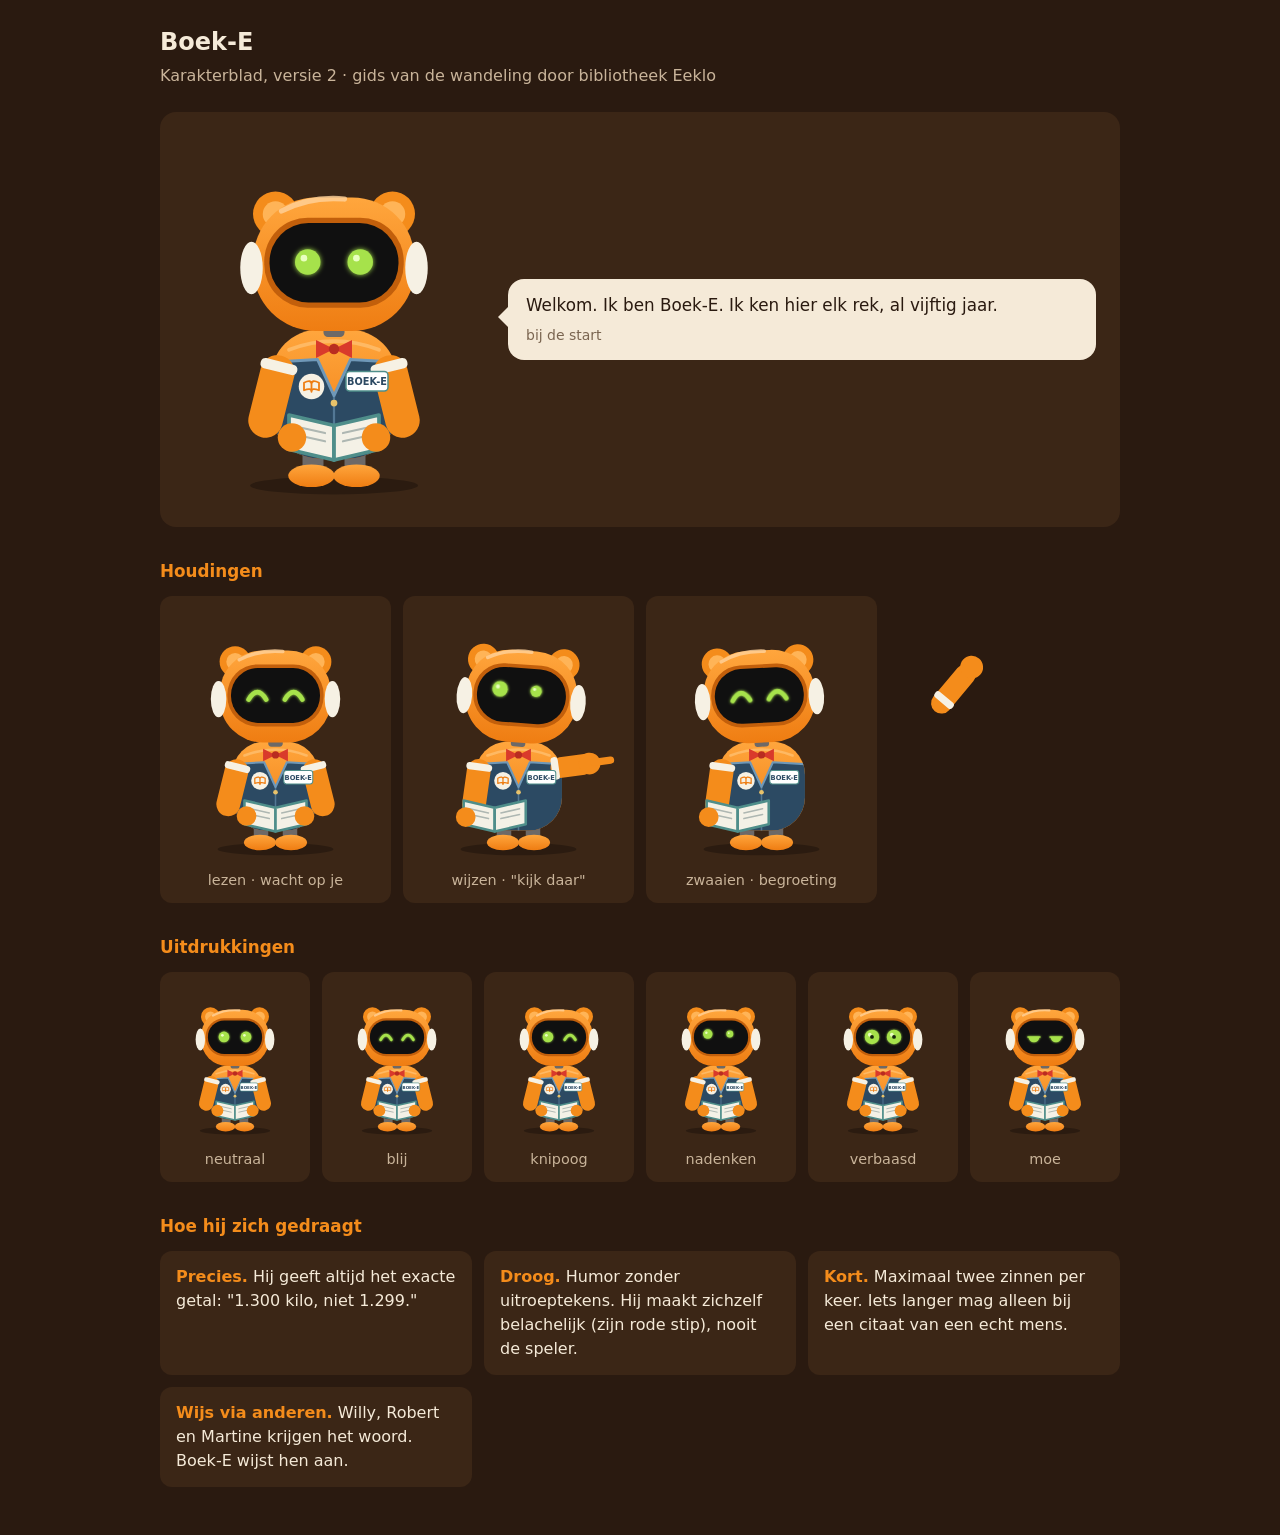
<file: game/lagen/50-jaar/boek-e/karakterblad.html>
<!doctype html>
<html lang="nl">
<head>
<meta charset="utf-8">
<meta name="viewport" content="width=device-width, initial-scale=1">
<title>Boek-E · karakterblad</title>
<style>
/* Animaties van Boek-E. Werkt samen met boek-e.js */
.boek-e { width: 100%; height: auto; overflow: visible; }

.boek-e .be-romp,
.boek-e .be-hoofd { animation: be-zweven 3.2s ease-in-out infinite; transform-box: fill-box; transform-origin: center bottom; }
.boek-e .be-hoofd { animation-delay: -.25s; }
.boek-e .be-ogen  { animation: be-knipperen 5s infinite; transform-box: fill-box; transform-origin: center; }

@keyframes be-zweven   { 0%,100% { transform: translateY(0); } 50% { transform: translateY(-5px); } }
@keyframes be-knipperen { 0%,93%,100% { transform: scaleY(1); } 96% { transform: scaleY(.08); } }

/* stappen: lichaam wipt, benen wisselen */
.boek-e--lopen .be-romp,
.boek-e--lopen .be-hoofd { animation: be-stap 0.7s ease-in-out infinite; }
.boek-e--lopen .be-been  { transform-box: fill-box; transform-origin: center top; animation: be-been 0.7s ease-in-out infinite; }
.boek-e--lopen .be-been-r { animation-delay: -.35s; }

@keyframes be-stap { 0%,100% { transform: translateY(0) rotate(-1.5deg); } 50% { transform: translateY(-7px) rotate(1.5deg); } }
@keyframes be-been { 0%,100% { transform: rotate(14deg); } 50% { transform: rotate(-14deg); } }

@media (prefers-reduced-motion: reduce) {
  .boek-e * { animation: none !important; }
}

/* zwaaien: de opgeheven arm draait heen en weer rond de schouder */
.boek-e--zwaaien .be-zwaaiarm { transform-box: view-box; transform-origin: 286px 300px; animation: be-zwaai 0.9s ease-in-out infinite alternate; }
@keyframes be-zwaai { from { transform: rotate(28deg); } to { transform: rotate(52deg); } }

/* knikken: kop zakt drie keer even naar voren en komt terug */
.boek-e--knikken .be-knik { transform-box: fill-box; transform-origin: center bottom; animation: be-knik 0.6s ease-in-out 3; }
@keyframes be-knik { 0%,100% { transform: translateY(0) rotate(0); } 40% { transform: translateY(13px) rotate(3deg); } 70% { transform: translateY(2px) rotate(0); } }
</style>
<style>
  :root { --bg:#2a1a10; --kaart:#3b2616; --tekst:#f5ead8; --zacht:#c9b49a; --oranje:#f48c1b; }
  * { box-sizing: border-box; }
  body { margin:0; background:var(--bg); color:var(--tekst); font:16px/1.5 system-ui, "Segoe UI", sans-serif; padding:24px 16px 48px; }
  main { max-width:960px; margin:0 auto; }
  h1 { font-size:1.5rem; margin:0 0 4px; }
  .sub { color:var(--zacht); margin:0 0 24px; }
  .held { display:grid; grid-template-columns: minmax(180px,300px) 1fr; gap:24px; align-items:center; background:var(--kaart); border-radius:16px; padding:24px; }
  .bubbel { position:relative; background:#f5ead8; color:#2a1a10; border-radius:16px; padding:14px 18px; font-size:1.05rem; }
  .bubbel::before { content:""; position:absolute; left:-10px; top:28px; border:10px solid transparent; border-right-color:#f5ead8; border-left:0; }
  .bubbel small { display:block; color:#7a6550; margin-top:6px; }
  h2 { font-size:1.05rem; margin:32px 0 12px; color:var(--oranje); }
  .raster { display:grid; grid-template-columns: repeat(auto-fill, minmax(150px,1fr)); gap:12px; }
  .raster.groot { grid-template-columns: repeat(auto-fill, minmax(220px,1fr)); }
  .vak { background:var(--kaart); border-radius:12px; padding:12px; text-align:center; }
  .vak span { display:block; margin-top:6px; font-size:.9rem; color:var(--zacht); }
  .regels { display:grid; grid-template-columns: repeat(auto-fit, minmax(240px,1fr)); gap:12px; }
  .regels div { background:var(--kaart); border-radius:12px; padding:14px 16px; }
  .regels b { color:var(--oranje); }
  @media (max-width:560px){ .held { grid-template-columns:1fr; } .bubbel::before{ left:50%; top:-10px; margin-left:-10px; border:10px solid transparent; border-bottom-color:#f5ead8; border-top:0; } }
</style>
</head>
<body>
<main>
  <h1>Boek-E</h1>
  <p class="sub">Karakterblad, versie 2 · gids van de wandeling door bibliotheek Eeklo</p>

  <section class="held">
    <div id="held"></div>
    <div class="bubbel" id="bubbel">
      <span id="zin"></span>
      <small id="bron"></small>
    </div>
  </section>

  <h2>Houdingen</h2>
  <section class="raster groot" id="houdingen"></section>

  <h2>Uitdrukkingen</h2>
  <section class="raster" id="raster"></section>

  <h2>Hoe hij zich gedraagt</h2>
  <section class="regels">
    <div><b>Precies.</b> Hij geeft altijd het exacte getal: "1.300 kilo, niet 1.299."</div>
    <div><b>Droog.</b> Humor zonder uitroeptekens. Hij maakt zichzelf belachelijk (zijn rode stip), nooit de speler.</div>
    <div><b>Kort.</b> Maximaal twee zinnen per keer. Iets langer mag alleen bij een citaat van een echt mens.</div>
    <div><b>Wijs via anderen.</b> Willy, Robert en Martine krijgen het woord. Boek-E wijst hen aan.</div>
  </section>
</main>

<script>
/* Boek-E: de gids van het spel, als vector getekend naar het ontwerp in Spel/Boek-E.jpg.
   Gebruik:  BoekE.svg('blij', { pose: 'zwaaien' })  geeft een SVG-tekst terug (transparante achtergrond).
   Uitdrukkingen: BoekE.uitdrukkingen  (neutraal, blij, knipoog, nadenken, verbaasd, moe)
   Houdingen:     BoekE.houdingen      (lezen, wijzen, zwaaien)
   Opties:        { lopen: true }  laat hem stappen (alleen bij 'lezen').
                  { pose: 'wijzen' | 'zwaaien' | 'lezen' }
                  { badge: false }  verbergt het naamkaartje.
                  { knik: true }    laat hem drie keer knikken (bij een goed antwoord).
   CSS staat in boek-e.css. */
const BoekE = (() => {
  let teller = 0;
  const GROEN = '#a6e24b', LICHT = '#e9ffc0', ORANJE = '#f48c1b', WIT = '#f6f1e4', TEAL = '#4f8e8a';
  const VEST = '#2c4a63', VEST_RAND = '#6f98b8';   // donker vest, zodat de romp niet één oranje vlek is

  const oog = (x, y, r = 17) =>
    `<circle cx="${x}" cy="${y}" r="${r}" fill="${GROEN}"/>` +
    `<circle cx="${x - r * 0.3}" cy="${y - r * 0.3}" r="${r * 0.26}" fill="${LICHT}"/>`;

  const boog = (x, y) =>
    `<path d="M${x - 17} ${y + 9} Q${x} ${y - 20} ${x + 17} ${y + 9}" fill="none" stroke="${GROEN}" stroke-width="9" stroke-linecap="round"/>`;

  const halfDicht = (x, y) =>
    `<path d="M${x - 17} ${y} A17 17 0 0 0 ${x + 17} ${y} Z" fill="${GROEN}"/>` +
    `<path d="M${x - 19} ${y} H${x + 19}" stroke="${GROEN}" stroke-width="5" stroke-linecap="round"/>`;

  const L = [165, 168], R = [235, 168];

  const uitdrukkingen = {
    neutraal:  oog(...L) + oog(...R),
    blij:      boog(...L) + boog(...R),
    knipoog:   oog(...L) + boog(...R),
    nadenken:  `<g transform="translate(-7 -9)">${oog(...L, 15)}${oog(R[0], R[1], 11)}</g>`,
    verbaasd:  oog(...L, 23) + oog(...R, 23) +
               `<circle cx="${L[0]}" cy="${L[1]}" r="6" fill="#16240a"/><circle cx="${R[0]}" cy="${R[1]}" r="6" fill="#16240a"/>`,
    moe:       halfDicht(...L) + halfDicht(...R),
  };

  const arm = (x, y, w, h) =>
    `<rect x="${x}" y="${y}" width="${w}" height="${h}" rx="${Math.min(w, h) / 2}" fill="${ORANJE}"/>`;
  const band = (x, y, w, h) => `<rect x="${x}" y="${y}" width="${w}" height="${h}" rx="6" fill="${WIT}"/>`;
  const hand = (x, y) => `<circle cx="${x}" cy="${y}" r="19" fill="${ORANJE}"/>`;

  /* Open boek, gecentreerd op x=200. 'dx' schuift het opzij. */
  const boek = (dx = 0) => `<g transform="translate(${dx} 0)">
    <path d="M140 372 L200 386 L200 432 L140 418 Z" fill="#f4f1e6" stroke="${TEAL}" stroke-width="5" stroke-linejoin="round"/>
    <path d="M260 372 L200 386 L200 432 L260 418 Z" fill="#f4f1e6" stroke="${TEAL}" stroke-width="5" stroke-linejoin="round"/>
    <path d="M152 388 l36 8 M152 399 l36 8 M248 388 l-36 8 M248 399 l-36 8" stroke="#aeb7b2" stroke-width="3" stroke-linecap="round"/>
  </g>`;

  /* Naamkaartje (alleen de naam), rechts op de borst (zoals de medewerkers). */
  const badge = `<g class="be-badge">
    <rect x="216" y="314" width="56" height="26" rx="5" fill="#fff" stroke="${TEAL}" stroke-width="2"/>
    <text x="244" y="332" text-anchor="middle" font-family="system-ui,Segoe UI,sans-serif" font-size="13" font-weight="800" fill="${VEST}">BOEK-E</text>
  </g>`;

  const houdingen = {
    lezen: {
      armen: `<g transform="rotate(14 122 330)">${arm(98, 292, 46, 112)}${band(96, 300, 50, 14)}</g>
              <g transform="rotate(-14 278 330)">${arm(256, 292, 46, 112)}${band(254, 300, 50, 14)}</g>`,
      boek: boek(0) + hand(144, 402) + hand(256, 402),
      hoofd: 0,
    },
    wijzen: {
      armen: `<g transform="rotate(8 122 330)">${arm(98, 292, 46, 112)}${band(96, 300, 50, 14)}</g>
              <g transform="rotate(-8 270 310)">
                ${arm(262, 290, 84, 40)}${band(264, 288, 14, 44)}
                <circle cx="338" cy="310" r="21" fill="${ORANJE}"/>
                <rect x="340" y="302" width="46" height="14" rx="7" fill="${ORANJE}"/>
              </g>`,
      boek: boek(-46) + hand(98, 404),
      hoofd: 4,
    },
    zwaaien: {
      armen: `<g transform="rotate(8 122 330)">${arm(98, 292, 46, 112)}${band(96, 300, 50, 14)}</g>
              <g class="be-zwaaiarm" transform="rotate(40 286 300)">
                ${arm(266, 205, 40, 112)}${band(264, 282, 44, 14)}
                <circle cx="286" cy="206" r="22" fill="${ORANJE}"/>
              </g>`,
      boek: boek(-46) + hand(98, 404),
      hoofd: -3,
    },
  };

  function svg(uitdrukking = 'neutraal', opties = {}) {
    const ogen = uitdrukkingen[uitdrukking] || uitdrukkingen.neutraal;
    const pose = houdingen[opties.pose] ? opties.pose : 'lezen';
    const h = houdingen[pose];
    const u = ++teller;   // elke tekening krijgt eigen id's, anders verdwijnt de vulling als de eerste verborgen staat
    const klasse = 'boek-e' + (opties.lopen && pose === 'lezen' ? ' boek-e--lopen' : '') + ` boek-e--${pose}` + (opties.knik ? ' boek-e--knikken' : '');
    return `
<svg class="${klasse}" viewBox="0 0 400 480" xmlns="http://www.w3.org/2000/svg" role="img" aria-label="Boek-E, de gids van de bibliotheek">
  <defs>
    <linearGradient id="be-oranje${u}" x1="0" y1="0" x2="0" y2="1">
      <stop offset="0" stop-color="#ffa63d"/><stop offset="1" stop-color="#ef7d12"/>
    </linearGradient>
    <clipPath id="be-romp-clip${u}"><rect x="116" y="258" width="168" height="172" rx="64"/></clipPath>
    <filter id="be-gloed${u}" x="-60%" y="-60%" width="220%" height="220%">
      <feGaussianBlur stdDeviation="3.5" result="b"/>
      <feMerge><feMergeNode in="b"/><feMergeNode in="SourceGraphic"/></feMerge>
    </filter>
  </defs>

  <ellipse class="be-schaduw" cx="200" cy="466" rx="112" ry="12" fill="#000" opacity=".28"/>

  <g class="be-benen">
    <g class="be-been be-been-l"><rect x="158" y="412" width="28" height="36" rx="9" fill="#6d6967"/><ellipse cx="170" cy="453" rx="31" ry="15" fill="url(#be-oranje${u})"/></g>
    <g class="be-been be-been-r"><rect x="214" y="412" width="28" height="36" rx="9" fill="#6d6967"/><ellipse cx="230" cy="453" rx="31" ry="15" fill="url(#be-oranje${u})"/></g>
  </g>

  <g class="be-romp">
    <rect x="116" y="258" width="168" height="172" rx="64" fill="url(#be-oranje${u})"/>
    <path d="M140 285 Q200 262 260 285" fill="none" stroke="#ffc377" stroke-width="5" stroke-linecap="round" opacity=".7"/>
    <g clip-path="url(#be-romp-clip${u})">
      <path d="M110 302 L178 298 L200 346 L222 298 L290 302 L290 440 L110 440 Z" fill="${VEST}"/>
      <path d="M110 302 L178 298 L200 346 L222 298 L290 302" fill="none" stroke="${VEST_RAND}" stroke-width="4" stroke-linejoin="round"/>
      <path d="M200 346 V440" stroke="${VEST_RAND}" stroke-width="3" opacity=".6"/>
    </g>
    <circle cx="200" cy="356" r="4.5" fill="#e8c26a"/>
    ${h.armen}
    <path d="M200 284 l-24 -12 v24 z M200 284 l24 -12 v24 z" fill="#d93a2b"/>
    <circle cx="200" cy="284" r="7" fill="#b92c20"/>
    <circle cx="170" cy="334" r="17" fill="${WIT}"/>
    <path d="M160 329 q10 -5 10 2 v10 q0 -6 -10 -2 z M180 329 q-10 -5 -10 2 v10 q0 -6 10 -2 z" fill="none" stroke="#ee7d12" stroke-width="2.4" stroke-linejoin="round"/>
    ${opties.badge === false ? '' : badge}
    ${h.boek}
  </g>

  <g transform="rotate(${h.hoofd} 200 250)"><g class="be-knik"><g class="be-hoofd">
    <rect x="186" y="246" width="28" height="22" rx="6" fill="#6d6967"/>
    <circle cx="122" cy="104" r="30" fill="${ORANJE}"/><circle cx="122" cy="104" r="17" fill="#ffb457"/>
    <circle cx="278" cy="104" r="30" fill="${ORANJE}"/><circle cx="278" cy="104" r="17" fill="#ffb457"/>
    <rect x="92" y="82" width="216" height="178" rx="84" fill="url(#be-oranje${u})"/>
    <path d="M130 100 Q168 80 214 84" fill="none" stroke="#ffd29b" stroke-width="7" stroke-linecap="round" opacity=".8"/>
    <ellipse cx="90" cy="176" rx="15" ry="35" fill="${WIT}"/><ellipse cx="310" cy="176" rx="15" ry="35" fill="${WIT}"/>
    <rect x="107" y="109" width="186" height="120" rx="58" fill="#c25f0b"/>
    <rect x="114" y="116" width="172" height="106" rx="52" fill="#101010"/>
    <g class="be-ogen" filter="url(#be-gloed${u})">${ogen}</g>
  </g></g></g>
</svg>`;
  }

  return { svg, uitdrukkingen: Object.keys(uitdrukkingen), houdingen: Object.keys(houdingen) };
})();
</script>
<script>
  const zinnen = [
    ['neutraal', 'lezen',   'Welkom. Ik ben Boek-E. Ik ken hier elk rek, al vijftig jaar.', 'bij de start', true],
    ['blij',     'zwaaien', 'Daar ben je. Ik was net aan het tellen hoeveel rekken er zijn.', 'bij het begin van een station', false],
    ['nadenken', 'wijzen',  'Kijk eens daar, boven de balie. Die vide is het werk van één man.', 'bij een kijk-opdracht', false],
    ['blij',     'lezen',   'Allemaal juist. Beatrijs zou knikken.', 'bij een goed antwoord', false, true],
  ];
  let i = 0;
  const held = document.getElementById('held');
  function toon() {
    const [u, p, z, b, lopen, knik] = zinnen[i % zinnen.length];
    held.innerHTML = BoekE.svg(u, { pose: p, lopen, knik });
    document.getElementById('zin').textContent = z;
    document.getElementById('bron').textContent = b;
    i++;
  }
  toon();
  setInterval(toon, 5000);

  const naam = { lezen: 'lezen · wacht op je', wijzen: 'wijzen · "kijk daar"', zwaaien: 'zwaaien · begroeting' };
  document.getElementById('houdingen').innerHTML = BoekE.houdingen
    .map(p => `<div class="vak">${BoekE.svg(p === 'wijzen' ? 'nadenken' : 'blij', { pose: p })}<span>${naam[p]}</span></div>`).join('');

  document.getElementById('raster').innerHTML = BoekE.uitdrukkingen
    .map(u => `<div class="vak">${BoekE.svg(u)}<span>${u}</span></div>`).join('');
</script>
</body>
</html>
</file>
